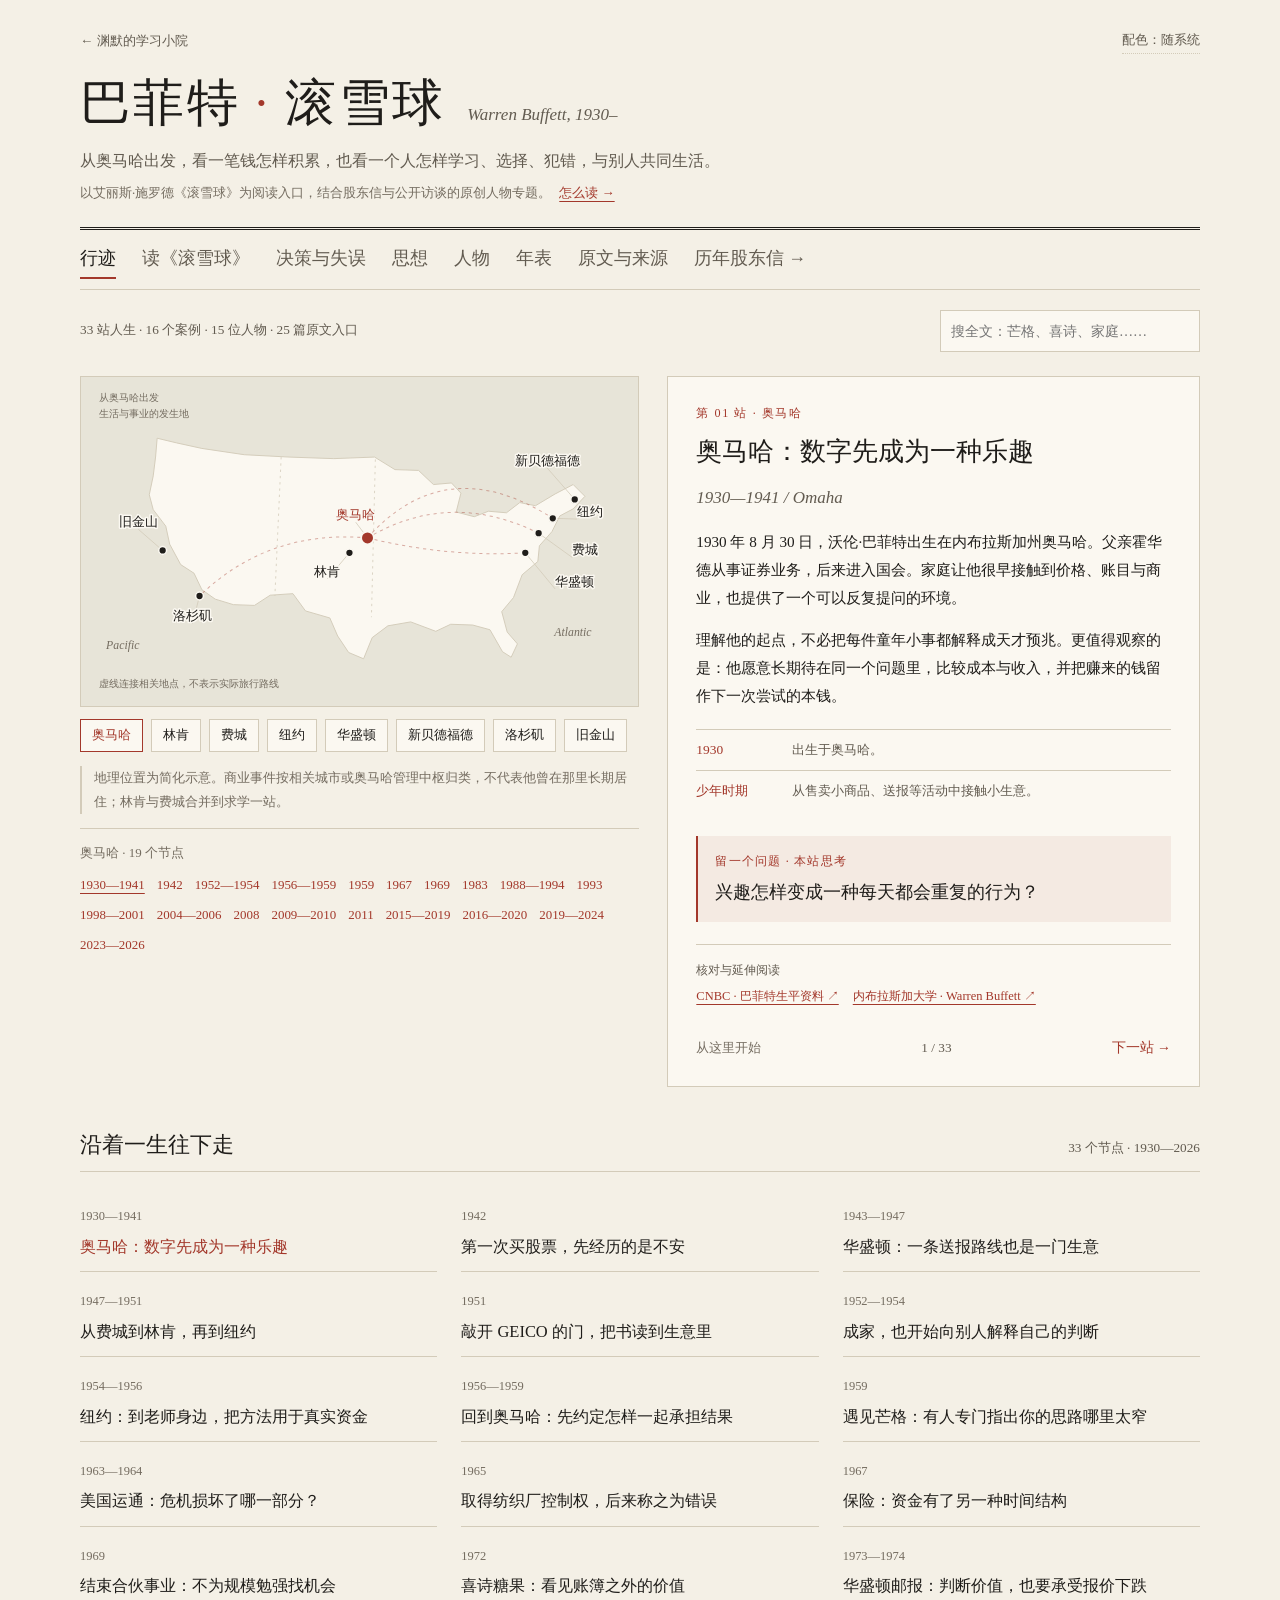
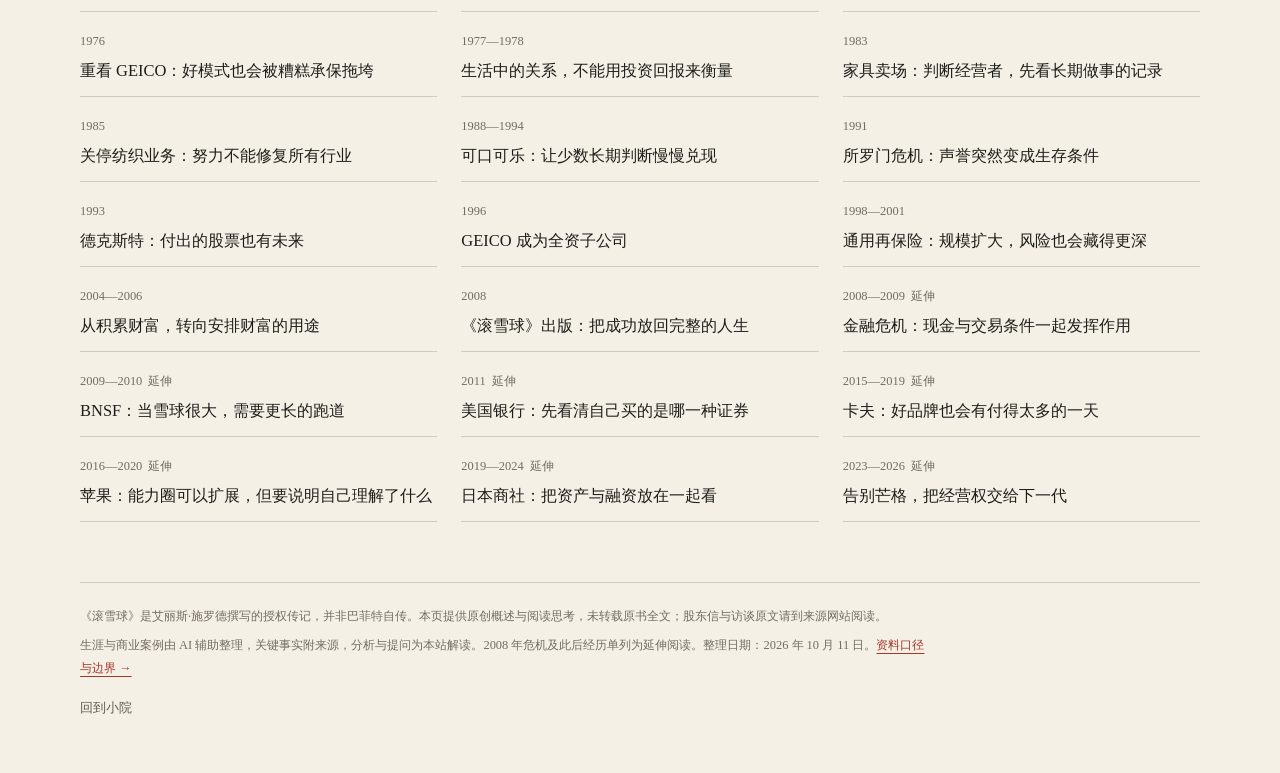
<file: buffett/index.html>
<!doctype html>
<html lang="zh-CN">
<head>
<meta charset="utf-8">
<meta name="viewport" content="width=device-width,initial-scale=1,viewport-fit=cover">
<meta name="color-scheme" content="light dark">
<meta name="description" content="巴菲特与《滚雪球》：33 个人生节点，16 个决策与失误，12 个思想专题，人物关系、阅读导引与公开原文。从奥马哈出发，读一个人的一生。">
<meta property="og:title" content="巴菲特 · 滚雪球 — 渊默的学习小院">
<meta property="og:description" content="沿着人生行迹读巴菲特：经历、关系、决策、失误与财富的去向。原创导读，附公开原始资料。">
<meta property="og:type" content="website">
<meta property="og:url" content="https://pippobenben57-cmd.github.io/buffett/">
<meta name="theme-color" content="#f4f0e6">
<title>巴菲特 · 滚雪球 — 渊默的学习小院</title>
<link rel="icon" href="icon.svg" type="image/svg+xml">
<link rel="stylesheet" href="style.css">
<script defer src="content.js"></script>
<script defer src="app.js"></script>
</head>
<body>
<a class="skip" href="#content">跳到正文</a>
<div class="wrap">
  <header class="top">
    <div class="topline"><a class="back" href="../">← 渊默的学习小院</a><button class="theme" id="theme" type="button" aria-label="切换阅读配色">配色：随系统</button></div>
    <div class="mast"><h1>巴菲特 <span class="dot-title">·</span> 滚雪球</h1><span class="en" lang="en">Warren Buffett, 1930–</span></div>
    <p class="lede">从奥马哈出发，看一笔钱怎样积累，也看一个人怎样学习、选择、犯错，与别人共同生活。</p>
    <p class="edition">以艾丽斯·施罗德《滚雪球》为阅读入口，结合股东信与公开访谈的原创人物专题。<a href="#book/how">怎么读 →</a></p>
  </header>
  <nav class="tabs" aria-label="专题栏目">
    <a href="#life" data-tab="life">行迹</a>
    <a href="#book" data-tab="book">读《滚雪球》</a>
    <a href="#cases" data-tab="cases">决策与失误</a>
    <a href="#ideas" data-tab="ideas">思想</a>
    <a href="#people" data-tab="people">人物</a>
    <a href="#timeline" data-tab="timeline">年表</a>
    <a href="#sources" data-tab="sources">原文与来源</a>
    <a href="letters.html">历年股东信 →</a>
  </nav>
  <div class="searchbar">
    <p id="stat" class="small muted">人生行迹 · 决策与失误 · 原典对读</p>
    <div class="searchbox"><label class="sr" for="q">搜索全专题</label><input id="q" type="search" placeholder="搜全文：芒格、喜诗、家庭……" autocomplete="off" aria-controls="search-results"><button id="clear-search" type="button" hidden>清除</button></div>
  </div>
  <section id="search-results" hidden aria-label="全文搜索结果"></section>
  <p id="search-status" class="sr" role="status" aria-live="polite"></p>
  <main id="content" tabindex="-1"><div class="loading"><h2>正在翻开这本人物笔记……</h2><p>页面内容正在载入。若长时间停在这里，请<a href="./">重新载入页面</a>。</p></div></main>
  <noscript><p class="note">此专题使用 JavaScript 展开地图、正文与搜索。请启用 JavaScript；也可先阅读<a href="https://www.berkshirehathaway.com/letters/letters.html">伯克希尔官方股东信</a>。</p></noscript>
  <footer>
    <p>《滚雪球》是艾丽斯·施罗德撰写的授权传记，并非巴菲特自传。本页提供原创概述与阅读思考，未转载原书全文；股东信与访谈原文请到来源网站阅读。</p>
    <p>生涯与商业案例由 AI 辅助整理，关键事实附来源，分析与提问为本站解读。2008 年危机及此后经历单列为延伸阅读。整理日期：2026 年 10 月 11 日。<a href="#sources/method">资料口径与边界 →</a></p>
    <a class="back" href="../">回到小院</a>
  </footer>
</div>
</body>
</html>
</file>
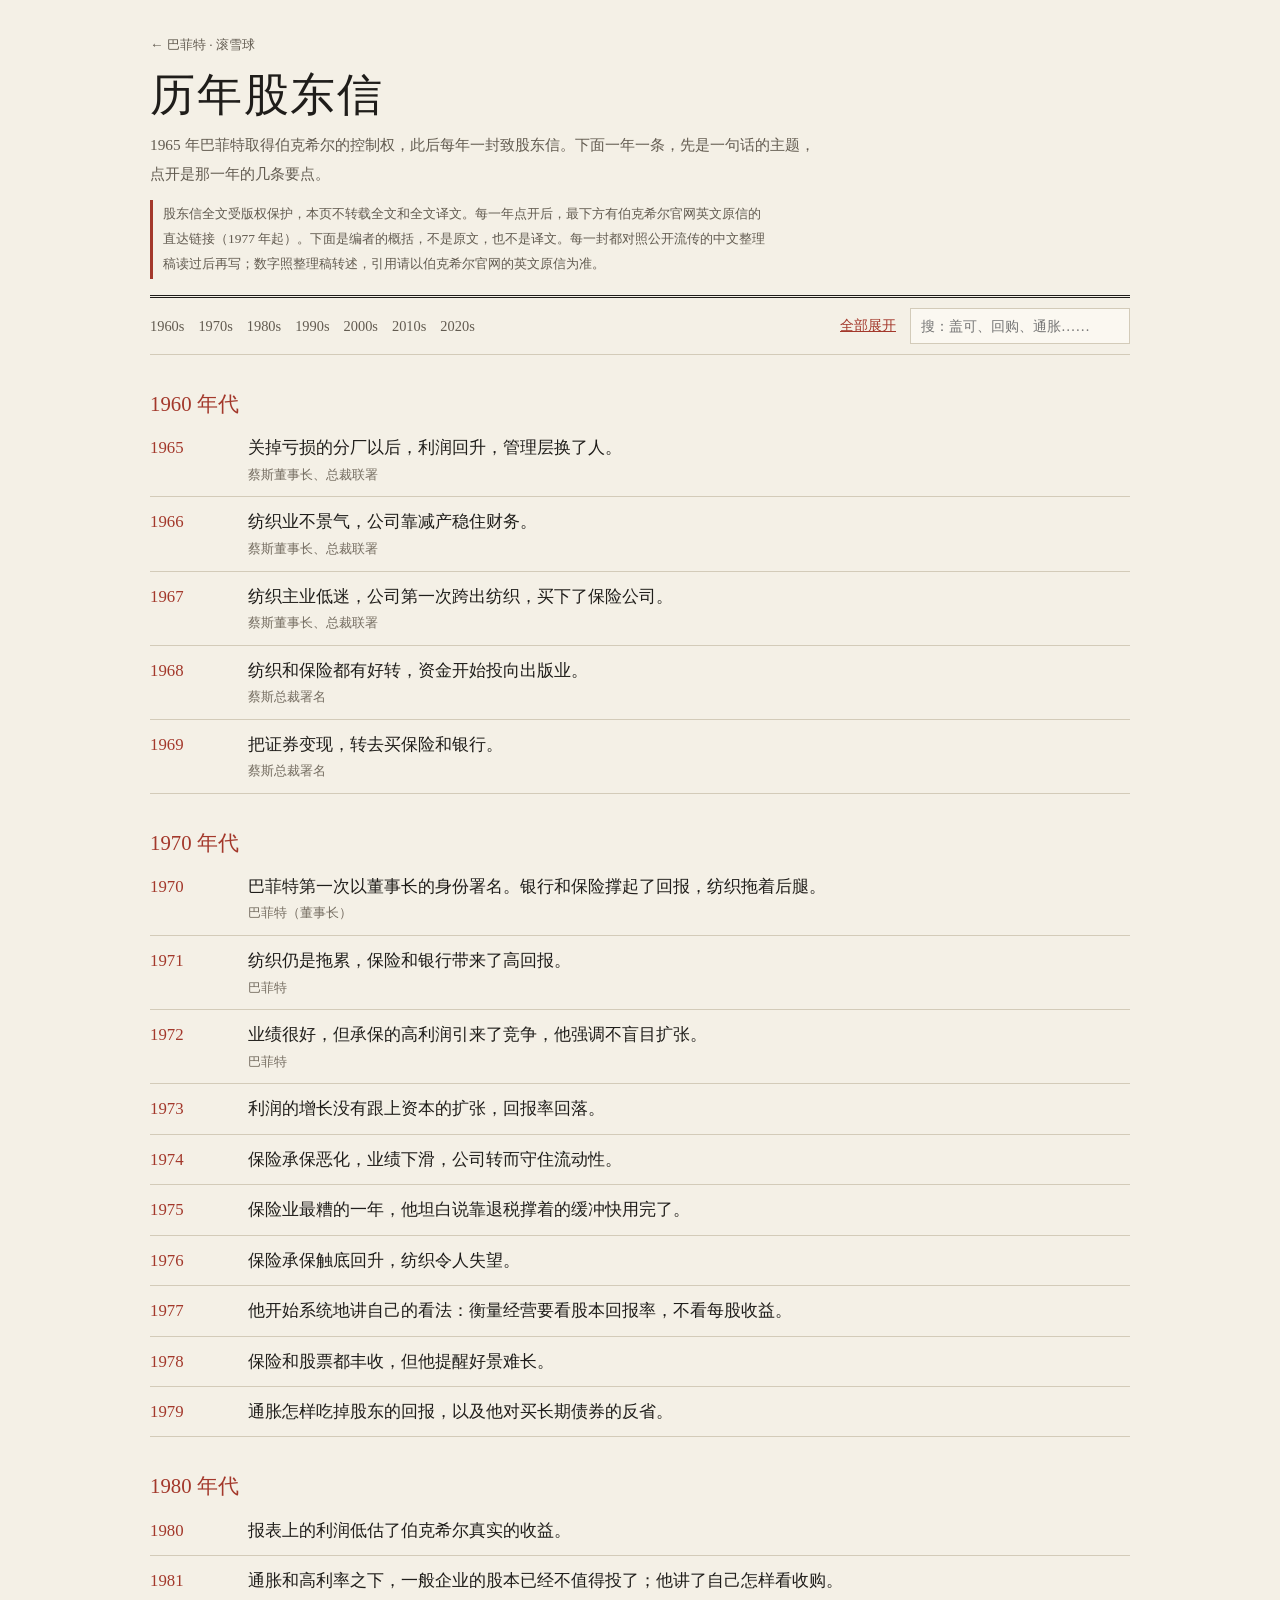
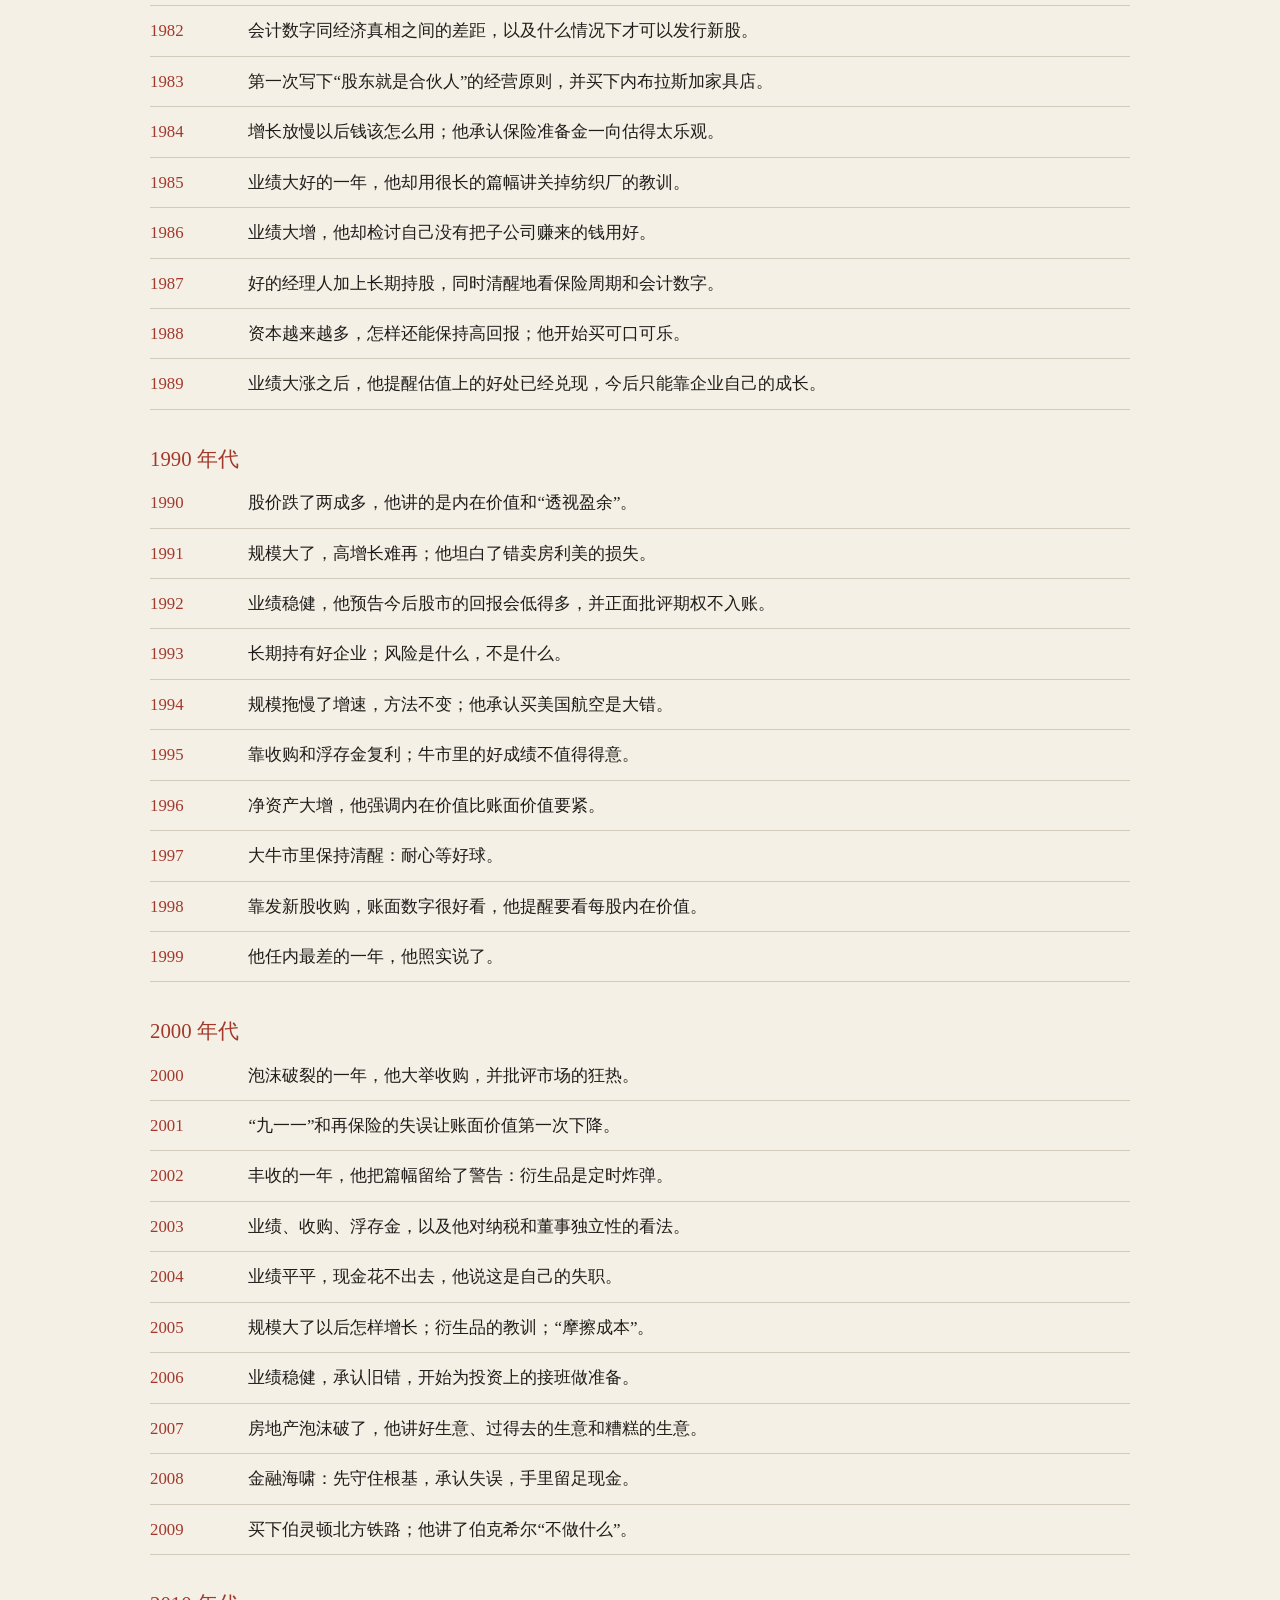
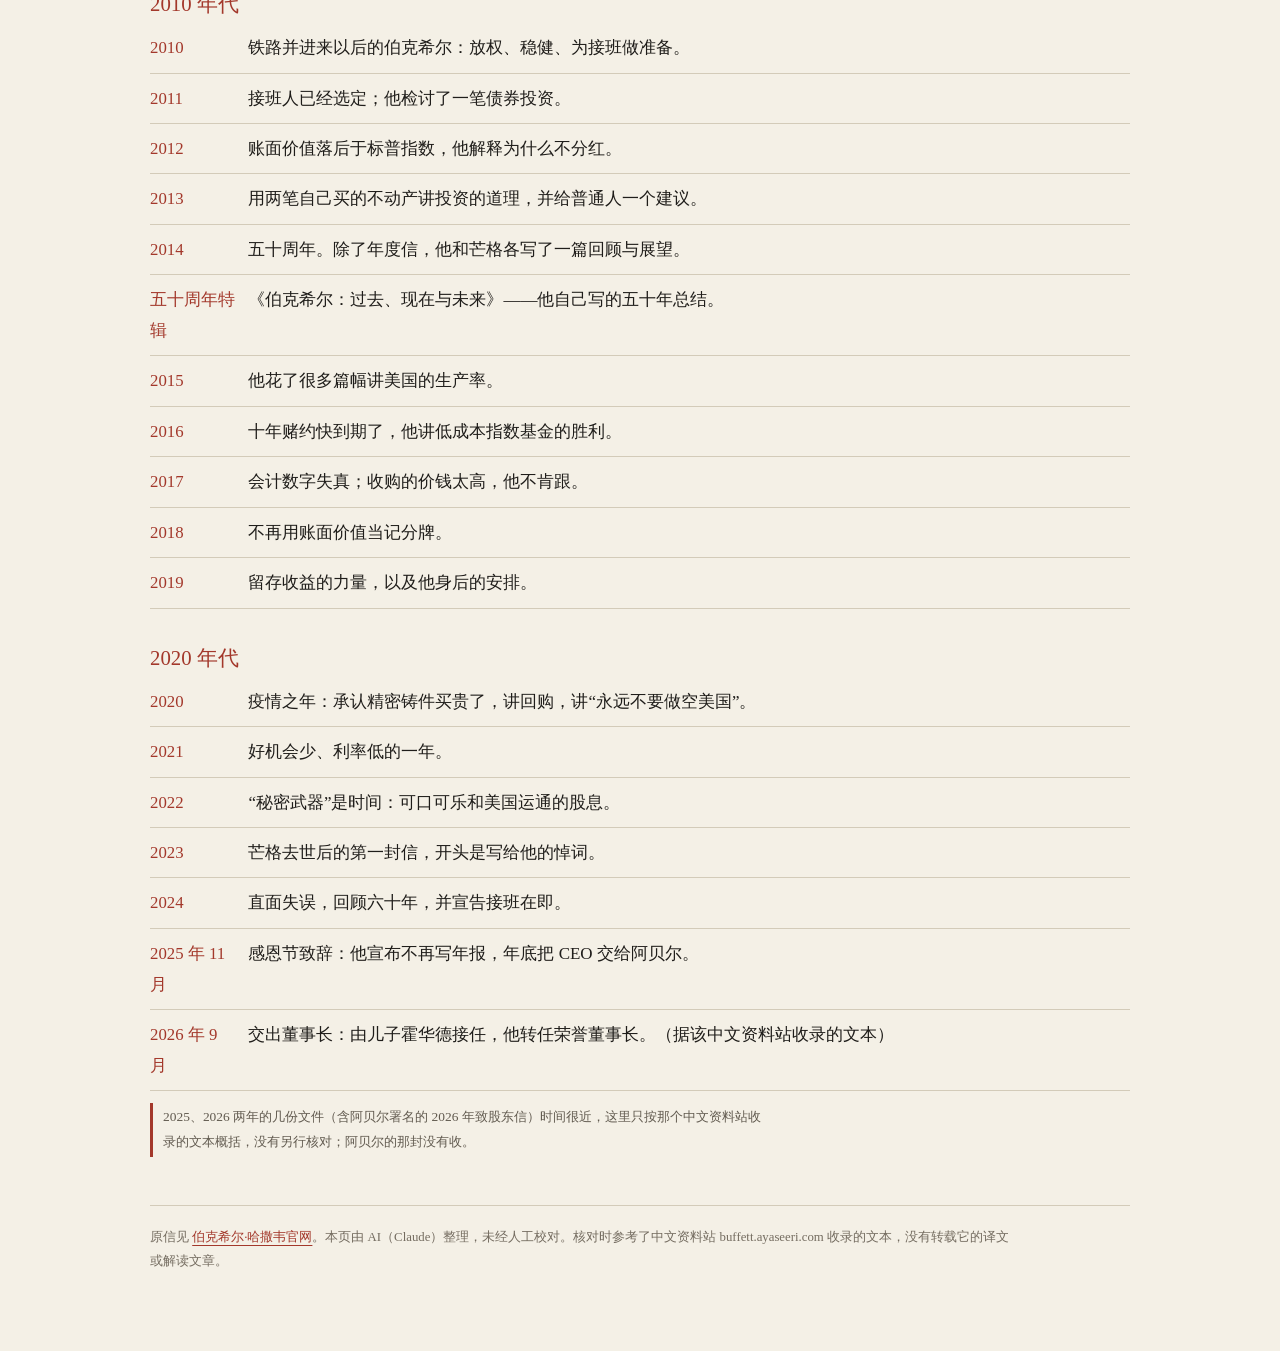
<file: buffett/letters.html>
<!doctype html>
<html lang="zh-CN">
<head>
<meta charset="utf-8">
<meta name="viewport" content="width=device-width,initial-scale=1,viewport-fit=cover">
<meta name="color-scheme" content="light dark">
<meta name="description" content="巴菲特历年致股东信逐年要点，1965 年至今。编者概括，不是原文。">
<title>历年股东信 · 巴菲特 — 渊默的学习小院</title>
<link rel="icon" href="icon.svg" type="image/svg+xml">
<link rel="stylesheet" href="style.css">
<style>
/* 这一页自己的版式：一年一行的账页 */
body{margin:0;background:var(--paper);color:var(--ink);font-family:var(--song);font-size:17px;line-height:1.85;padding:0 16px 72px}
.lw{max-width:980px;margin-inline:auto}
.lw header{padding:28px 0 16px;border-bottom:3px double var(--ink)}
.lw .back{font-size:.84rem;color:var(--soft);text-decoration:none}
.lw h1{font-family:var(--kai);font-weight:400;font-size:clamp(1.9rem,5.5vw,2.8rem);margin:10px 0 0;letter-spacing:.04em}
.lw .lede{color:var(--soft);max-width:44em;margin:8px 0 0;font-size:.96rem}
.lw .warn{font-size:.84rem;color:var(--soft);border-left:3px solid var(--red);padding:2px 0 2px 10px;max-width:46em;margin:12px 0 0}
.bar{position:sticky;top:0;background:var(--paper);z-index:3;display:flex;flex-wrap:wrap;gap:6px 14px;align-items:center;padding:10px 0;border-bottom:1px solid var(--rule);margin-bottom:8px}
.bar a{font-family:var(--en);font-size:.9rem;color:var(--soft);text-decoration:none;font-variant-numeric:tabular-nums}
.bar a:hover{color:var(--red)}
.bar .sp{flex:1}
.bar input{font:inherit;font-size:.9rem;background:var(--sheet);color:var(--ink);border:1px solid var(--rule);padding:4px 10px;width:min(220px,100%);border-radius:0}
.bar button{font:inherit;font-size:.86rem;color:var(--red);background:none;border:0;text-decoration:underline;cursor:pointer;padding:0}
@media(max-width:640px){.bar{position:static}}
h2.dec{font-family:var(--kai);font-weight:400;font-size:1.3rem;margin:34px 0 4px;color:var(--red);scroll-margin-top:64px}
details.yr{border-bottom:1px solid var(--rule)}
details.yr summary{cursor:pointer;list-style:none;display:grid;grid-template-columns:5.2em minmax(0,1fr);gap:0 10px;padding:9px 0}
details.yr summary::-webkit-details-marker{display:none}
details.yr summary:focus-visible{outline:2px solid var(--red);outline-offset:2px}
details.yr .y{font-family:var(--en);font-size:1.05rem;color:var(--red);font-variant-numeric:tabular-nums}
details.yr .th{color:var(--ink)}
details.yr .by{display:block;font-size:.8rem;color:var(--faint)}
.pts{display:grid;grid-template-columns:7em minmax(0,1fr);gap:0 12px;padding:0 0 12px 5.2em;font-size:.95rem}
.pts>div{padding:6px 0;border-top:1px dotted var(--rule)}
.pts .k{font-family:var(--kai);color:var(--soft)}
@media(max-width:640px){.pts{grid-template-columns:minmax(0,1fr);padding-left:0}.pts .k{border-top:1px dotted var(--rule);padding-bottom:0}.pts .k+div{border-top:0;padding-top:0}}
mark{background:var(--red-soft);color:inherit}
.lw footer{margin-top:48px;padding-top:14px;border-top:1px solid var(--rule);font-size:.8rem;color:var(--faint)}
.empty{color:var(--soft);padding:20px 0}
.pts .src{grid-column:1/-1;border-top:1px dotted var(--rule);padding:8px 0 0;font-size:.88rem}
.pts .src a{color:var(--red)}
.pts .src span{color:var(--faint)}
@media(max-width:640px){.pts .src{border-top:1px dotted var(--rule)}}
</style>
</head>
<body>
<div class="lw">
<header>
  <a class="back" href="./">← 巴菲特 · 滚雪球</a>
  <h1>历年股东信</h1>
  <p class="lede">1965 年巴菲特取得伯克希尔的控制权，此后每年一封致股东信。下面一年一条，先是一句话的主题，点开是那一年的几条要点。</p>
  <p class="warn">股东信全文受版权保护，本页不转载全文和全文译文。每一年点开后，最下方有伯克希尔官网英文原信的直达链接（1977 年起）。下面是编者的概括，不是原文，也不是译文。每一封都对照公开流传的中文整理稿读过后再写；数字照整理稿转述，引用请以伯克希尔官网的英文原信为准。</p>
</header>
<div class="bar" id="bar"><span class="sp"></span><button type="button" id="all">全部展开</button><input id="q" type="search" placeholder="搜：盖可、回购、通胀……" aria-label="搜索股东信要点"></div>
<main id="list"></main>
<p id="note" class="warn"></p>
<footer>
  <p>原信见 <a href="https://www.berkshirehathaway.com/letters/letters.html">伯克希尔·哈撒韦官网</a>。本页由 AI（Claude）整理，未经人工校对。核对时参考了中文资料站 buffett.ayaseeri.com 收录的文本，没有转载它的译文或解读文章。</p>
</footer>
</div>
<script src="letters1.js"></script>
<script src="letters2.js"></script>
<script>
"use strict";
const esc=s=>String(s).replace(/[&<>"]/g,c=>({"&":"&amp;","<":"&lt;",">":"&gt;",'"':"&quot;"}[c]));
const L=window.LETTERS||[],list=document.getElementById("list"),bar=document.getElementById("bar"),q=document.getElementById("q");
const yearOf=d=>parseInt(d.y,10);
const BRK="https://www.berkshirehathaway.com/";
function orig(d){const y=yearOf(d);
  if(d.label&&/11 月/.test(d.label))return [BRK+"news/nov1025.pdf","感恩节致股东信英文原文（伯克希尔官网新闻稿）"];
  if(d.label&&/9 月/.test(d.label))return [BRK+"news/sep1826.pdf","伯克希尔官网新闻稿（英文）"];
  if(y>=1977&&y<=2003)return [BRK+"letters/"+y+".html",y+" 年致股东信英文全文（伯克希尔官网）"];
  if(y>=2004&&y<=2024)return [BRK+"letters/"+y+"ltr.pdf",y+" 年致股东信英文全文 PDF（伯克希尔官网）"+(d.label?"，五十周年特辑在同一份文件后半部分":"")];
  return null}
function hl(t,s){if(!s)return esc(t);const i=t.indexOf(s);return i<0?esc(t):esc(t.slice(0,i))+"<mark>"+esc(t.slice(i,i+s.length))+"</mark>"+hl(t.slice(i+s.length),s)}
function draw(s){
  let h="",dec=null,n=0;
  for(const d of L){
    const text=d.th+d.pts.map(p=>p.join("")).join("");
    if(s&&!text.includes(s)&&!String(d.y).includes(s))continue;
    n++;const k=Math.floor(yearOf(d)/10)*10;
    if(k!==dec){dec=k;h+=`<h2 class="dec" id="d${k}">${k} 年代</h2>`}
    h+=`<details class="yr"${s?" open":""}><summary><span class="y">${esc(d.label||d.y)}</span><span><span class="th">${hl(d.th,s)}</span>${d.by?`<span class="by">${esc(d.by)}</span>`:""}</span></summary><div class="pts">${d.pts.map(p=>`<div class="k">${hl(p[0],s)}</div><div>${hl(p[1],s)}</div>`).join("")}<div class="src">${(o=>o?`读原文：<a href="${o[0]}" target="_blank" rel="noopener">${esc(o[1])} ↗</a>`:`<span>1965—1976 年的信，伯克希尔官网没有单独收录；可读伯克希尔出版的股东信合集纸本。</span>`)(orig(d))}</div></div></details>`;
  }
  list.innerHTML=n?h:`<p class="empty">没有找到，换个词试试。</p>`;
}
const decs=[...new Set(L.map(d=>Math.floor(yearOf(d)/10)*10))];
bar.insertAdjacentHTML("afterbegin",decs.map(k=>`<a href="#d${k}">${k}s</a>`).join(""));
document.getElementById("note").textContent=window.LETTERS_NOTE||"";
if(!window.LETTERS_NOTE)document.getElementById("note").hidden=true;
q.addEventListener("input",()=>draw(q.value.trim()));
document.getElementById("all").addEventListener("click",e=>{const ds=[...document.querySelectorAll("details.yr")],o=ds.some(d=>!d.open);ds.forEach(d=>d.open=o);e.target.textContent=o?"全部收起":"全部展开"});
draw("");
</script>
</body>
</html>
</file>
<file: buffett/style.css>
:root{--paper:#f4f0e6;--sheet:#fbf8f1;--ink:#1f1d1a;--soft:#625b50;--faint:#746c60;--rule:#d3cbb9;--red:#a3382b;--red-soft:#a3382b13;--sea:#e7e4d8;--land:#fbf8f1;--song:"Songti SC","STSong","SimSun","Noto Serif CJK SC",serif;--kai:"Kaiti SC","STKaiti","KaiTi","楷体",serif;--en:"Iowan Old Style","Palatino Linotype",Palatino,Georgia,serif;color-scheme:light}
@media(prefers-color-scheme:dark){:root:not([data-theme="light"]){--paper:#171614;--sheet:#1e1d1a;--ink:#e6e1d6;--soft:#b3ab9d;--faint:#a29988;--rule:#454137;--red:#e28779;--red-soft:#e287791a;--sea:#131410;--land:#26251f;color-scheme:dark}}
:root[data-theme="dark"]{--paper:#171614;--sheet:#1e1d1a;--ink:#e6e1d6;--soft:#b3ab9d;--faint:#a29988;--rule:#454137;--red:#e28779;--red-soft:#e287791a;--sea:#131410;--land:#26251f;color-scheme:dark}
*{box-sizing:border-box}html{scroll-behavior:smooth;scroll-padding-top:88px}body{margin:0;padding:0 22px 52px;background:var(--paper);color:var(--ink);font:17px/1.85 var(--song);overflow-wrap:break-word}button,input,select{font:inherit;color:inherit}button{background:none;border:0;padding:0;cursor:pointer;text-align:left}button:disabled{opacity:.5;cursor:default}a{color:var(--red);text-underline-offset:4px;text-decoration-thickness:1px}a:hover{color:var(--ink)}button:focus-visible,a:focus-visible,input:focus-visible,select:focus-visible,summary:focus-visible{outline:2px solid var(--red);outline-offset:4px}button:hover{color:var(--red)}[hidden]{display:none!important}.wrap{max-width:1120px;margin:auto}.sr{position:absolute;width:1px;height:1px;padding:0;margin:-1px;overflow:hidden;clip-path:inset(50%);white-space:nowrap}.skip{position:fixed;z-index:20;left:16px;top:12px;background:var(--sheet);padding:10px 20px;transform:translateY(-180%)}.skip:focus{transform:translateY(0)}
.top{padding:28px 0 22px;border-bottom:3px double var(--ink)}.topline{display:flex;align-items:center;justify-content:space-between;gap:20px}.back,.theme{font-size:.83rem;color:var(--soft);text-decoration:none}.theme{border-bottom:1px dotted var(--rule);white-space:nowrap}.mast{display:flex;flex-wrap:wrap;align-items:baseline;gap:10px 22px;margin-top:18px}h1{font:400 clamp(2.15rem,5.7vw,3.2rem)/1.2 var(--kai);letter-spacing:.045em;margin:0}.dot-title{color:var(--red)}.en{font-family:var(--en);font-style:italic;color:var(--soft)}.lede{font-size:1rem;color:var(--soft);max-width:46em;margin:13px 0 5px}.edition{font-size:.82rem;color:var(--faint);margin:0}.edition a{white-space:nowrap;margin-left:8px}.tabs{position:sticky;top:0;z-index:5;background:var(--paper);display:flex;gap:4px 26px;flex-wrap:wrap;border-bottom:1px solid var(--rule);padding:10px 0}.tabs a{font:400 1.12rem/1.6 var(--kai);text-decoration:none;color:var(--soft);padding:4px 0;border-bottom:2px solid transparent;white-space:nowrap}.tabs a[aria-current="page"]{border-color:var(--red);color:var(--ink)}.searchbar{display:flex;justify-content:space-between;align-items:center;gap:12px;margin:20px 0 24px}.searchbar p{margin:0}.searchbox{display:flex;gap:10px;align-items:center}.searchbox input{width:260px;max-width:100%;font-size:.88rem;border:1px solid var(--rule);background:var(--sheet);padding:7px 10px;border-radius:0}.searchbox button{font-size:.8rem;white-space:nowrap}.small{font-size:.83rem}.muted{color:var(--soft)}
h2{font:400 1.75rem/1.45 var(--kai);margin:0 0 12px;text-wrap:balance}h3{font:400 1.22rem/1.6 var(--kai);margin:26px 0 8px}h4{font:400 1.08rem/1.5 var(--kai);margin:18px 0 4px}p{margin:12px 0}.eyebrow{font-size:.76rem;letter-spacing:.13em;color:var(--red);margin:0 0 8px}.reading-text{max-width:40em}.reading-text p{margin:14px 0}.section-note{font-size:.88rem;color:var(--soft);max-width:46em;margin:0 0 22px}.note{font-size:.82rem;color:var(--faint);padding-left:12px;border-left:2px solid var(--rule);margin:14px 0}.question{margin:24px 0 18px;padding:14px 17px;background:var(--red-soft);border-left:2px solid var(--red)}.question span{display:block;font-size:.76rem;color:var(--red);letter-spacing:.1em;margin-bottom:3px}.question p{margin:0;font-family:var(--kai);font-size:1.1rem}.source-line{font-size:.78rem;color:var(--faint);border-top:1px solid var(--rule);padding-top:14px;margin-top:22px}.source-line a{display:inline-block;margin:3px 14px 3px 0}.source-line .label{display:block;font-size:.76rem;color:var(--soft)}.after{display:inline-block;font-size:.72rem;color:var(--soft);border:1px solid var(--rule);padding:0 6px;margin-left:8px;vertical-align:middle}.number{font-family:var(--en);font-variant-numeric:tabular-nums;color:var(--red)}
.mapgrid{display:grid;grid-template-columns:minmax(0,1.05fr) minmax(0,1fr);gap:28px;align-items:start}.map-side{position:sticky;top:80px}.mapbox{background:var(--sea);border:1px solid var(--rule)}.map{display:block;width:100%;height:auto}.map .land{fill:var(--land);stroke:var(--rule);stroke-width:1.2}.map .geoline{fill:none;stroke:var(--rule);stroke-width:1;stroke-dasharray:3 5}.map .route{fill:none;stroke:var(--red);stroke-width:1.3;stroke-dasharray:4 5;opacity:.4}.map .city{cursor:pointer}.map .city circle{fill:var(--ink);stroke:var(--land);stroke-width:2}.map .city text{fill:var(--ink);font:17px var(--kai);paint-order:stroke;stroke:var(--land);stroke-width:4px;stroke-linejoin:round}.map .city[aria-current="true"] circle{fill:var(--red)}.map .city[aria-current="true"] text{fill:var(--red)}.map .city:hover circle{fill:var(--red)}.map .city:focus-visible{outline:2px solid var(--red);outline-offset:4px}.map .caption{fill:var(--faint);font:13px var(--song)}.map .ocean{fill:var(--faint);font:italic 15px var(--en)}.placechips{display:flex;flex-wrap:wrap;gap:6px 8px;margin:12px 0}.placechips button{font-size:.82rem;border:1px solid var(--rule);padding:3px 11px;background:var(--sheet)}.placechips button[aria-pressed="true"]{color:var(--red);border-color:var(--red)}.place-years{font-size:.81rem;border-top:1px solid var(--rule);padding-top:12px}.place-years p{margin:0 0 5px;color:var(--faint)}.place-years a{display:inline-block;text-decoration:none;margin:3px 12px 3px 0}.place-years a[aria-current="true"]{text-decoration:underline}.story{background:var(--sheet);border:1px solid var(--rule);padding:25px 28px}.story h2{font-size:1.65rem}.story .reading-text{font-size:.95rem}.events{margin:18px 0;padding:0;list-style:none}.events li{display:grid;grid-template-columns:6.2em minmax(0,1fr);gap:12px;font-size:.84rem;border-top:1px solid var(--rule);padding:8px 0}.events .date{color:var(--red);font-variant-numeric:tabular-nums}.events .event{color:var(--soft)}.pager{display:flex;justify-content:space-between;gap:20px;align-items:baseline;margin-top:24px;font-size:.87rem}.pager a{text-decoration:none;max-width:46%}.pager a:last-child{text-align:right}.pager .off{font-size:.8rem;color:var(--faint)}.journey-head{display:flex;justify-content:space-between;align-items:baseline;gap:20px;border-bottom:1px solid var(--rule);margin:42px 0 15px;padding-bottom:10px}.journey-head h2{margin:0;font-size:1.4rem}.journey{display:grid;grid-template-columns:repeat(3,minmax(0,1fr));gap:0 24px;list-style:none;padding:0;margin:0}.journey li{border-bottom:1px solid var(--rule)}.journey a{display:block;padding:12px 0;text-decoration:none;color:var(--ink)}.journey a[aria-current="true"]{color:var(--red)}.journey .yr{font-family:var(--en);font-size:.78rem;color:var(--faint)}.journey .name{display:block;font:1.03rem/1.55 var(--kai);margin-top:3px}.journey .ext{font-size:.72rem;color:var(--faint);margin-left:6px}
.bookgrid{display:grid;grid-template-columns:244px minmax(0,1fr);gap:42px;align-items:start}.toc{position:sticky;top:78px;max-height:calc(100dvh - 104px);overflow-y:auto;padding-right:9px}.toc .toc-title{font-size:.77rem;color:var(--faint);margin:0 0 10px;letter-spacing:.08em}.toc a{display:block;border-left:2px solid transparent;padding:7px 0 7px 11px;font-size:.9rem;color:var(--soft);text-decoration:none;line-height:1.65}.toc a:hover{color:var(--red)}.toc a[aria-current="true"]{border-color:var(--red);color:var(--ink);background:var(--red-soft)}.toc .num{font-family:var(--en);font-size:.75rem;margin-right:8px;color:var(--faint)}.toc small{display:block;font-size:.73rem;color:var(--faint)}.article-head{padding-bottom:16px;border-bottom:1px solid var(--rule);margin-bottom:19px}.article-head h2{margin-bottom:5px}.article-head p{margin:5px 0 0}.mobile-selector{display:none}.related{display:flex;flex-wrap:wrap;gap:4px 16px;margin:8px 0 14px;font-size:.86rem}.questions{font-family:var(--kai);font-size:1.08rem;list-style:none;padding:0;margin:20px 0}.questions li{padding:8px 0 8px 15px;border-left:2px solid var(--red);margin-bottom:10px;background:var(--red-soft)}.case-block{display:grid;grid-template-columns:4.8em minmax(0,1fr);gap:20px;padding:16px 0;border-bottom:1px solid var(--rule)}.case-block h3{font-size:.97rem;color:var(--red);margin:0;padding-top:2px}.case-block p{margin:0}.filters{display:flex;flex-wrap:wrap;gap:6px 8px;margin:0 0 18px}.filters button{padding:3px 11px;border:1px solid var(--rule);font-size:.8rem}.filters button[aria-pressed="true"]{background:var(--ink);color:var(--paper);border-color:var(--ink)}.case-meta{font-size:.79rem;color:var(--faint)}
.people-grid{display:grid;grid-template-columns:repeat(2,minmax(0,1fr));gap:0 40px}.person{border-top:1px solid var(--rule);padding:24px 0;scroll-margin-top:94px}.person h3{margin:0 0 3px;font-size:1.3rem}.person .en{font-size:.85rem}.person p{font-size:.93rem}.person .role{font-size:.78rem;color:var(--red);margin-top:8px}.person .source-line{border-top:0;padding-top:2px;margin-top:7px}.person:target,.person.focused{background:var(--red-soft)}.timeline{max-width:53em}.time-row{display:grid;grid-template-columns:6.5em minmax(0,1fr);gap:20px;border-top:1px solid var(--rule);padding:18px 0}.time-row .year{font-family:var(--en);font-size:.93rem;color:var(--red);font-variant-numeric:tabular-nums;padding-top:3px}.time-row h3{margin:0;font-size:1.2rem}.time-row p{font-size:.88rem;color:var(--soft);margin:6px 0}.time-row .local{font-size:.75rem;color:var(--faint)}.time-row a{text-decoration:none}.time-divider{font:1.1rem var(--kai);border-bottom:2px solid var(--red);margin:30px 0 15px;padding-bottom:12px;color:var(--red)}
.source-nav{display:flex;gap:24px;flex-wrap:wrap;font-size:.9rem;padding-bottom:16px;margin-bottom:24px;border-bottom:1px solid var(--rule)}.source-nav a[aria-current="true"]{color:var(--ink);text-decoration:none}.read-list{list-style:none;padding:0;counter-reset:read}.read-list li{counter-increment:read;display:grid;grid-template-columns:2.2em 4em minmax(0,1fr);gap:14px;border-top:1px solid var(--rule);padding:17px 0}.read-list li:before{content:counter(read,decimal-leading-zero);color:var(--faint);font:1rem var(--en);padding-top:5px}.read-list .year{color:var(--red);font:1rem var(--en);padding-top:5px}.read-list h3{margin:0;font-size:1.13rem}.read-list p{margin:4px 0 0;font-size:.87rem;color:var(--soft)}.read-list .source-title{font-size:.77rem}.bibliography{display:grid;grid-template-columns:repeat(2,minmax(0,1fr));gap:0 32px}.bib{border-top:1px solid var(--rule);padding:18px 0}.bib h3{font-size:1.05rem;margin:3px 0}.bib p{font-size:.85rem;color:var(--soft);margin:5px 0}.bib small{color:var(--faint);font-size:.73rem}.how dt{font:1.17rem var(--kai);margin:28px 0 8px;color:var(--ink)}.how dd{margin:0;color:var(--soft);font-size:.94rem;max-width:45em}
#search-results{padding:20px 24px;background:var(--sheet);border:1px solid var(--rule);margin-bottom:26px;max-height:65dvh;overflow-y:auto}#search-results h2{font-size:1.23rem}.search-hit{display:block;padding:12px 0;border-top:1px solid var(--rule);text-decoration:none;color:var(--ink)}.search-hit .where{font-size:.76rem;color:var(--red)}.search-hit .title{display:block;font-family:var(--kai);font-size:1.1rem}.search-hit p{font-size:.85rem;color:var(--soft);margin:4px 0}.search-more{font-size:.9rem;text-decoration:underline;margin-top:16px}mark{background:var(--red-soft);color:var(--red);padding:0 1px}.empty{color:var(--soft);font-size:.92rem}.loading{padding:45px 0;color:var(--soft)}.loading h2{font-size:1.35rem}
.compound{margin:26px 0;background:var(--sheet);border:1px solid var(--rule);padding:20px 24px}.compound h3{margin:0 0 14px}.calc-controls{display:grid;grid-template-columns:repeat(3,minmax(0,1fr));gap:16px}.calc-controls label{font-size:.79rem;color:var(--soft)}.calc-controls input{display:block;width:100%;padding:5px 7px;margin-top:4px;border:1px solid var(--rule);background:var(--paper);border-radius:0;min-width:0}.calc-result{font:1.1rem var(--kai);margin:20px 0 0}.calc-chart{display:block;width:100%;height:auto;margin-top:12px}.calc-chart .base{stroke:var(--rule);fill:none}.calc-chart .curve{stroke:var(--red);fill:none;stroke-width:2}.calc-chart text{font:12px var(--en);fill:var(--soft)}.calc-error{font-size:.84rem;color:var(--red)}footer{margin-top:60px;border-top:1px solid var(--rule);padding-top:16px;font-size:.78rem;color:var(--faint)}footer p{margin:6px 0;max-width:68em}footer .back{display:inline-block;margin-top:10px}
@media(max-width:1000px){.tabs{gap:4px 20px}.mapgrid{grid-template-columns:1fr 1fr;gap:20px}.story{padding:20px}.bookgrid{grid-template-columns:220px minmax(0,1fr);gap:28px}.searchbar{align-items:flex-start}.searchbar p{max-width:50%}}
@media(max-width:760px){body{padding-inline:17px;font-size:16px}.top{padding-top:21px}.mast{gap:8px;margin-top:18px}.mast .en{font-size:.9rem;flex-basis:100%}.lede{font-size:.93rem}.edition{font-size:.76rem}.tabs{flex-wrap:nowrap;overflow-x:auto;gap:24px;padding:9px 0;scrollbar-width:thin}.tabs a{font-size:1rem}.searchbar{flex-direction:column;align-items:stretch;gap:10px;margin:16px 0 22px}.searchbar p{max-width:none;font-size:.77rem}.searchbox input{width:100%;flex:1;min-width:0}.searchbox{width:100%}.mapgrid{grid-template-columns:minmax(0,1fr)}.map-side{position:static}.mapbox{max-width:590px;margin-inline:auto}.story{padding:23px}.story h2{font-size:1.55rem}.journey{grid-template-columns:repeat(2,minmax(0,1fr));gap:0 20px}.journey-head{margin-top:30px}.journey-head span{font-size:.73rem}.journey .name{font-size:.96rem}.bookgrid{display:block}.toc{display:none}.mobile-selector{display:block;margin-bottom:24px}.mobile-selector label{display:block;color:var(--faint);font-size:.78rem;margin-bottom:6px}.mobile-selector select{display:block;width:100%;background:var(--sheet);border:1px solid var(--rule);border-radius:0;padding:9px 10px;font-size:.91rem}.article-head h2{font-size:1.6rem}.people-grid,.bibliography{grid-template-columns:minmax(0,1fr)}.case-block{gap:12px;grid-template-columns:4em minmax(0,1fr)}.time-row{grid-template-columns:5.2em minmax(0,1fr);gap:13px}.time-row h3{font-size:1.12rem}.time-row .year{font-size:.8rem}.time-row .after{margin-left:0;display:table;margin-top:5px}.read-list li{grid-template-columns:1.3em 2.8em minmax(0,1fr);gap:10px}.read-list h3{font-size:1.05rem}.read-list .year{font-size:.9rem}.source-nav{gap:12px 20px}.compound{padding:17px}.calc-controls{gap:10px}.calc-controls label{font-size:.74rem}.calc-controls input{font-size:.9rem}h2{font-size:1.6rem}#search-results{padding:16px}.events li{grid-template-columns:5.5em minmax(0,1fr)}footer{margin-top:42px}}
@media(prefers-reduced-motion:reduce){html{scroll-behavior:auto}}
@media print{body{background:white;color:black;padding:0;font-size:11pt}.topline,.tabs,.searchbar,#search-results,.toc,.mobile-selector,.pager,.filters,.map-side,.journey,.journey-head,.source-nav,footer .back{display:none!important}.wrap{max-width:none}.mapgrid,.bookgrid{display:block}.story,.compound{border-color:#aaa;background:white}.source-line a{color:black}.top{padding-top:0}article{break-inside:auto}.person,.time-row,.bib{break-inside:avoid}.people-grid,.bibliography{display:block}a{color:black}footer{font-size:9pt}}
</file>
